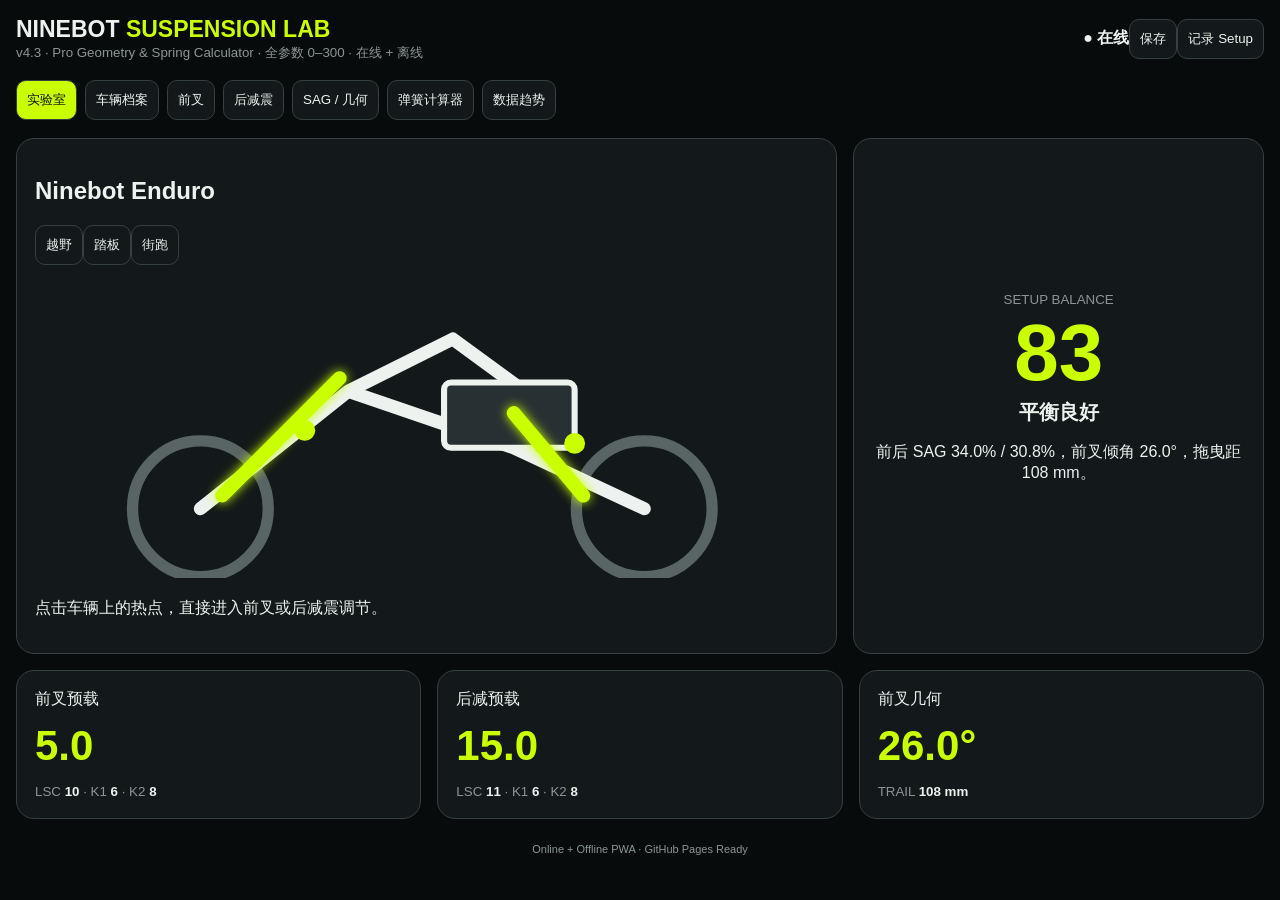
<file: index.html>
<!doctype html><html lang="zh-CN"><head><meta charset="utf-8"><meta name="viewport" content="width=device-width,initial-scale=1,viewport-fit=cover"><meta name="theme-color" content="#0b0f10"><title>Ninebot Suspension Pro v4.2.2</title><link rel="manifest" href="manifest.json"><link rel="stylesheet" href="style.css"></head><body>
<div class="app"><header><div><h1>NINEBOT <span>SUSPENSION LAB</span></h1><small>v4.3 · Pro Geometry & Spring Calculator · 全参数 0–300 · 在线 + 离线</small></div><div><b id="net">● 在线</b><button id="save">保存</button><button id="record">记录 Setup</button></div></header>
<nav><button data-p="lab" class="active">实验室</button><button data-p="garage">车辆档案</button><button data-p="front">前叉</button><button data-p="rear">后减震</button><button data-p="geometry">SAG / 几何</button><button data-p="calculator">弹簧计算器</button><button data-p="history">数据趋势</button></nav>

<section id="lab" class="page active"><div class="grid">
<article><h2 id="title">Ninebot Enduro</h2><div class="switch"><button data-model="trail">越野</button><button data-model="scooter">踏板</button><button data-model="street">街跑</button></div>
<svg viewBox="0 0 900 360"><g id="bike"></g><g id="hot"></g></svg><p>点击车辆上的热点，直接进入前叉或后减震调节。</p></article>
<article class="score"><small>SETUP BALANCE</small><strong id="score">88</strong><b id="status">平衡良好</b><p id="advice"></p></article></div>
<div class="dash"><article>前叉预载<strong id="dfpre">5.0</strong><small>LSC <b id="dflsc">10</b> · K1 <b id="dfk1">6</b> · K2 <b id="dfk2">8</b></small></article><article>后减预载<strong id="drpre">15</strong><small>LSC <b id="drlsc">11</b> · K1 <b id="dk1">6</b> · K2 <b id="dk2">8</b></small></article><article>前叉几何<strong id="dangle">26.0°</strong><small>TRAIL <b id="dtrail">108 mm</b></small></article></div></section>

<section id="garage" class="page"><article><h2>完整车辆档案</h2><div class="fields">
<label>车辆名称<input id="name" value="Ninebot Enduro"></label><label>车型<select id="model"><option value="trail">越野 Enduro</option><option value="scooter">踏板电摩</option><option value="street">街跑 Performance</option></select></label><label>整车重量 kg<input id="bikeWeight" type="number" value="86"></label><label>骑手重量 kg<input id="riderWeight" type="number" value="75"></label><label>前叉行程 mm<input id="frontTravel" type="number" value="200"></label><label>后轮行程 mm<input id="rearTravel" type="number" value="260"></label><label>轴距 mm<input id="wheelbase" type="number" value="1380"></label><label>前叉倾角 °<input id="headAngle" type="number" step=".1" value="26"></label><label>前叉拖曳距 Trail mm<input id="trail" type="number" value="108"></label><label>前轮尺寸<input id="frontTire" value="80/100-21"></label><label>后轮尺寸<input id="rearTire" value="110/100-18"></label><label>前胎压 bar<input id="frontPressure" type="number" step=".1" value="1.5"></label><label>后胎压 bar<input id="rearPressure" type="number" step=".1" value="1.6"></label></div></article></section>

<section id="front" class="page"><article><h2>FRONT FORK · 前叉专业调校</h2><div id="frontControls" class="controls"></div></article></section>
<section id="rear" class="page"><article><h2>REAR SHOCK · 后减震专业调校</h2><div id="rearControls" class="controls"></div></article></section>

<section id="geometry" class="page"><div class="grid3"><article><h2>前叉 SAG</h2><label>L0<input id="fl0" type="number" value="220"></label><label>L1<input id="fl1" type="number" value="198"></label><label>L2<input id="fl2" type="number" value="152"></label><pre id="fresult"></pre></article><article><h2>后减 SAG</h2><label>L0<input id="rl0" type="number" value="620"></label><label>L1<input id="rl1" type="number" value="590"></label><label>L2<input id="rl2" type="number" value="540"></label><pre id="rresult"></pre></article><article><h2>前叉几何分析</h2><div class="geo"><span>前叉倾角 <b id="ga"></b></span><span>拖曳距 <b id="gt"></b></span><span>轴距 <b id="gw"></b></span><span>轮胎 <b id="gtires"></b></span></div><p id="geoText"></p></article></div></section>


<section id="calculator" class="page">
  <article>
    <h2>PRO GEOMETRY & SPRING CALCULATOR</h2>
    <p>根据车辆重量、骑手重量、前后重量分配、悬挂行程与目标 SAG 自动估算推荐前后弹簧刚度和预载。</p>
    <div class="fields">
      <label>前轴重量分配 %<input id="frontBias" type="number" min="0" max="100" step="0.1" value="48"></label>
      <label>后轴重量分配 %<input id="rearBias" type="number" min="0" max="100" step="0.1" value="52"></label>
      <label>目标前 SAG %<input id="targetFSag" type="number" min="0" max="100" step="0.1" value="30"></label>
      <label>目标后 SAG %<input id="targetRSag" type="number" min="0" max="100" step="0.1" value="32"></label>
      <label>前悬挂杠杆比<input id="frontLeverage" type="number" min="0.1" max="10" step="0.01" value="1.00"></label>
      <label>后悬挂杠杆比<input id="rearLeverage" type="number" min="0.1" max="10" step="0.01" value="2.70"></label>
    </div>
    <div class="calcActions"><button id="autoCalc">自动计算推荐值</button><button id="applyCalc">应用推荐值</button></div>
  </article>
  <div class="dash calcDash">
    <article>推荐前弹簧<strong id="recFSpring">—</strong><small>N · 0–300 上限保护</small></article>
    <article>推荐后弹簧<strong id="recRSpring">—</strong><small>N · 0–300 上限保护</small></article>
    <article>推荐前预载<strong id="recFPreload">—</strong><small>0–300</small></article>
    <article>推荐后预载<strong id="recRPreload">—</strong><small>0–300</small></article>
  </div>
  <article class="recommend"><h2>计算分析</h2><div id="calcReport">点击“自动计算推荐值”生成建议。</div></article>
</section>

<section id="history" class="page"><article><h2>DATA LAB · 调校记录曲线</h2><button id="clear">清空记录</button><div class="charts"><canvas id="chart1"></canvas><canvas id="chart2"></canvas><canvas id="chart3"></canvas></div><div id="list"></div></article></section>
<footer>Online + Offline PWA · GitHub Pages Ready</footer></div><script src="app.js"></script></body></html>
</file>
<file: style.css>
:root{--bg:#080b0c;--p:#13191a;--p2:#1c2425;--line:#354041;--txt:#eef2ef;--mut:#8b9694;--a:#caff00}*{box-sizing:border-box}body{margin:0;background:#080b0c;color:var(--txt);font-family:-apple-system,BlinkMacSystemFont,"PingFang SC","Microsoft YaHei",sans-serif}.app{max-width:1400px;margin:auto;padding:16px}header{display:flex;justify-content:space-between;gap:15px;align-items:center}h1{margin:0;font-size:23px}h1 span{color:var(--a)}small{color:var(--mut)}button{background:var(--p);color:var(--txt);border:1px solid var(--line);border-radius:10px;padding:10px;cursor:pointer}nav{display:flex;gap:8px;overflow:auto;padding:18px 0}nav button.active{background:var(--a);color:#101500}.page{display:none}.page.active{display:block}article{background:var(--p);border:1px solid var(--line);border-radius:18px;padding:18px}.grid{display:grid;grid-template-columns:2fr 1fr;gap:16px}.grid3{display:grid;grid-template-columns:repeat(3,1fr);gap:16px}.dash{display:grid;grid-template-columns:repeat(3,1fr);gap:16px;margin-top:16px}.dash strong{display:block;color:var(--a);font-size:42px;margin:12px 0}.dash small b{color:var(--txt)}svg{width:100%;max-height:370px}.wheel{fill:none;stroke:#596464;stroke-width:13}.frame{fill:none;stroke:#eef2ef;stroke-width:15;stroke-linecap:round;stroke-linejoin:round}.battery{fill:#273133;stroke:#eef2ef;stroke-width:7}.hot{stroke:var(--a);stroke-width:16;stroke-linecap:round;filter:drop-shadow(0 0 6px #caff00);cursor:pointer}.dot{fill:var(--a);cursor:pointer}.score{text-align:center;display:grid;place-content:center}.score strong{font-size:80px;color:var(--a)}.score b{font-size:20px}.fields,.controls{display:grid;grid-template-columns:1fr 1fr 1fr;gap:13px}.fields label,.grid3 label{display:grid;gap:5px;color:var(--mut);font-size:12px}.controls>div{background:var(--p2);padding:14px;border-radius:13px}.controls label{display:flex;justify-content:space-between;color:var(--mut);font-size:13px}.controls output{color:var(--a)}input,select{width:100%;padding:10px;background:#090d0e;color:var(--txt);border:1px solid var(--line);border-radius:8px}.controls input{accent-color:var(--a);padding:0;margin-top:12px}.geo{display:grid;gap:10px}.geo span{background:var(--p2);padding:10px;border-radius:8px}.geo b{display:block;color:var(--a);margin-top:5px}.charts{display:grid;grid-template-columns:1fr 1fr 1fr;gap:14px;margin-top:15px}.charts canvas{width:100%;height:240px;background:#090d0e;border-radius:12px}#list{margin-top:15px;display:grid;gap:7px}.item{background:var(--p2);padding:10px;border-radius:8px;font-size:12px;color:var(--mut)}footer{text-align:center;color:var(--mut);font-size:11px;padding:24px}@media(max-width:900px){header,.grid,.grid3,.dash,.fields,.controls,.charts{grid-template-columns:1fr}.score{display:none}}
.calcActions{display:flex;gap:10px;margin-top:16px;flex-wrap:wrap}.calcActions button:first-child{background:var(--a);color:#101500}.recommend{margin-top:16px}.calcDash strong{font-size:34px}
</file>
